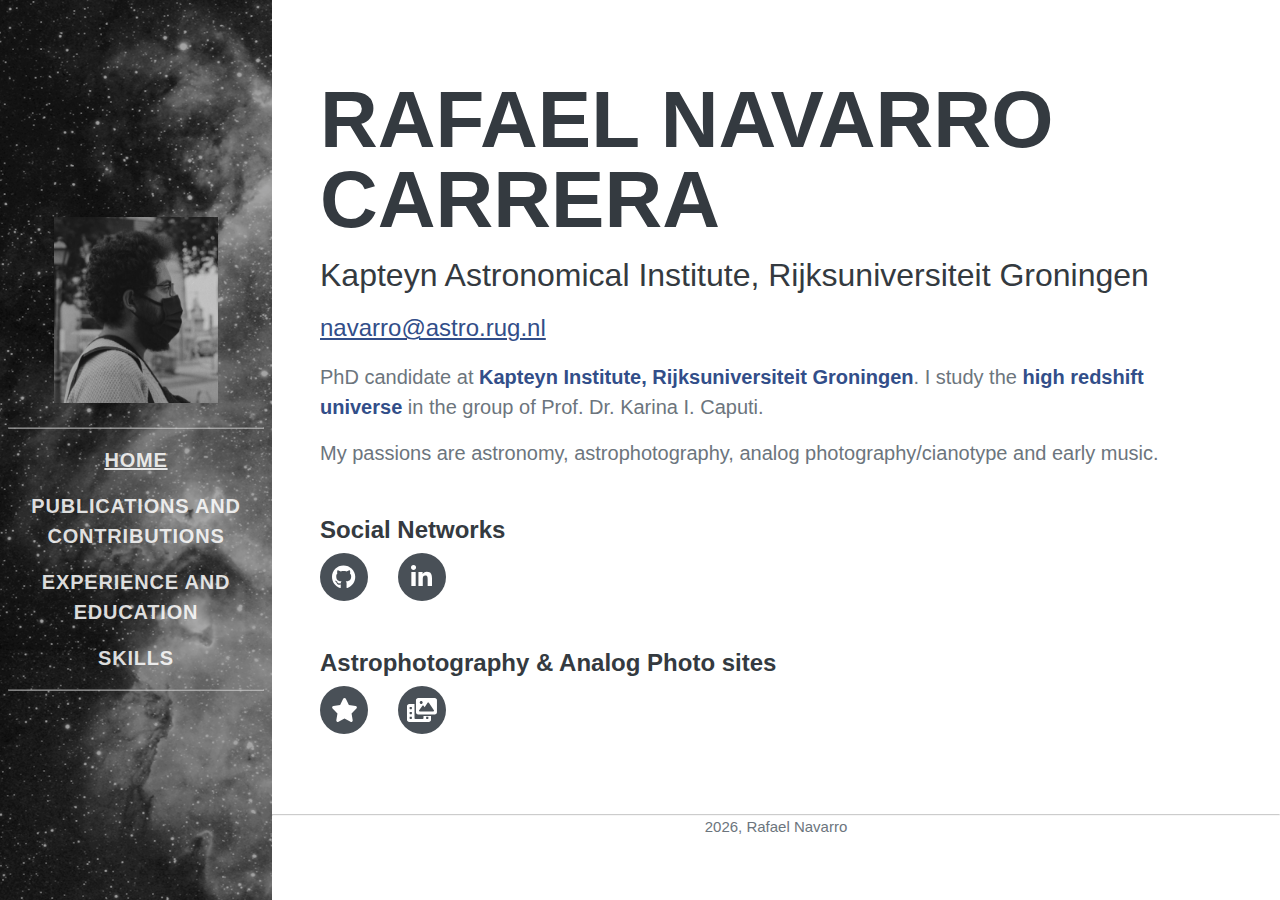
<file: index.html>
<!DOCTYPE html>
<html lang="en">
    <head>
        <meta charset="utf-8" />
        <meta name="viewport" content="width=device-width, initial-scale=1, shrink-to-fit=no" />
        <meta name="description" content="" />
        <meta name="author" content="" />
        <title>Rafael Navarro's Webpage</title>
        <link rel="icon" type="image/x-icon" href="assets/img/galaxia.png" />
        <!-- Font Awesome icons (free version)-->
        <script src="js/icons.js"></script>
        <!-- Core theme CSS (includes Bootstrap)-->
        <link href="css/styles.css" rel="stylesheet" />
    </head>




    <body id="page-top">
        <!-- Navigation-->
        <nav class="navbar navbar-expand-lg navbar-dark bg-primary fixed-top" id="sideNav">
            <a class="navbar-brand js-scroll-trigger">
                <span class="d-block d-lg-none subheading">R. Navarro's page</span>
                <span class="d-none d-lg-block"><!--<img class="img-fluid img-profile rounded-circle mx-auto mb-2" src="assets/img/profile.jpg" alt="..." /></span>-->
            </a>
            <button class="navbar-toggler" type="button" data-bs-toggle="collapse" data-bs-target="#navbarResponsive" aria-controls="navbarResponsive" aria-expanded="false" aria-label="Toggle navigation"><span class="navbar-toggler-icon"></span></button>
            <div class="collapse navbar-collapse" id="navbarResponsive">
                <ul class="navbar-nav">
                    <span class="d-none d-lg-block"><img class="img-fluid img-no_mobile img-profile mx-auto mb-3" src="assets/img/profile.jpg" alt="..." /></span>
                    <hr class="m-2" />
                    <li class="nav-item"><a class="nav-link js-scroll-trigger mb-0" href="index.html"><u>HOME</u></a></li>
                    <li class="nav-item"><a class="nav-link js-scroll-trigger mb-0" href="publications.html">Publications and Contributions</a></li>
                    <li class="nav-item"><a class="nav-link js-scroll-trigger mb-0" href="experience.html">Experience and EDUCATION</a></li>
                    <li class="nav-item"><a class="nav-link js-scroll-trigger mb-0" href="skills.html">Skills</a></li>
                    <hr class="m-2 img-no_mobile" />
                </ul>
            </div>
        </nav>



        <!-- Page Content-->
        <div class="container-fluid p-0">
            <!-- About-->
            <section class="resume-section" id="about">
                <div class="resume-section-content">
                    <img class="img-fluid img-mobile mx-0 mb-5" src="assets/img/profile.jpg" alt="..." />
                    <h1 class="mb-3">
                        RAFAEL NAVARRO CARRERA
                    </h1>
                    <div class="h3 mb-3">
                        Kapteyn Astronomical Institute, Rijksuniversiteit Groningen
                    </div>
                    <div class="lead mb-3">
                        <a href="mailto:navarro@astro.rug.nl">navarro@astro.rug.nl</a>
                    </div>
                    <p> PhD candidate at <highlight>Kapteyn Institute, Rijksuniversiteit Groningen</highlight>. I study the <highlight>high redshift universe</highlight> in the group of Prof. Dr. Karina I. Caputi. 
                    </p>
                    <p class="mb-5">
                    My passions are astronomy, astrophotography, analog photography/cianotype and early music.
                    </p>
                    <p class="lead mb-1">  </p>
                    <!-- Social networks-->
                    <h4 class="mb-2">
                        Social Networks
                    </h4>
                    <p class="lead mb-1">  </p>
                    <div class="social-icons">
                        <a class="social-icon" href="https://github.com/fameuxcorsaire"><i class="fab fa-github"></i></a>
                        <a class="social-icon" href="https://www.linkedin.com/in/rafael-navarro-carrera-5945bb152/"><i class="fab fa-linkedin-in"></i></a>
                    </div>
                    <p class="lead mb-5">  </p>
                    <!-- Personal websites-->
                    <h4 class="mb-2">
                        Astrophotography & Analog Photo sites
                    </h4>
                    <div class="social-icons">
                        <a class="social-icon" href="https://sites.google.com/view/liuxing/"><i class="fa-solid fa-star"></i></a>
                        <a class="social-icon" href="https://sites.google.com/view/rafaelnavarro/"><i class="fa-solid fa-photo-film"></i></a>
                    </div>
                </div>
            </section>
            <hr class="m-0" />
            <!-- Interests
            <section class="resume-section" id="interests">
                <div class="resume-section-content">
                    <h2 class="mb-5">Interests</h2>
                    <p>My <highlight>main interests</highlight> are observational astrophysics of <highlight>high redshift extragalactic sources: optical and IR photometry reduction, processing & analysis and galaxy formation and evolution from the epoch of reionization to the present day</highlight>.</p>
                    <p>Aside from academic research I am deeply involved into outreach and <highlight>amateur astronomy</highlight>, as former activity coordinator of Madrid's biggest amateur astronomy club: <a href = 'https://asaaf.org'>ASAAF</a> I have experience both organizing and participating in diverse outreach activities such as public observations, visits to schools, talks to the general public...</p>
                    <p class="mb-0">Outside astronomy, my two passions are music and photography. I really enjoy playing lute (specially music by Silvius Leopold Weiss). Recently I started diving into alternative analog photography techniques such as cianotype, liquid emulsion or wet plate photography.</p>
                </div>
            </section>   -->
            <!-- <hr class="mb-5" />         -->
            <section style="text-align:center" class="ma-5"> <section style="font-size:15px"><p><script>document.write(new Date().getFullYear())</script>, Rafael Navarro</p></section></section>
        </div>
        <!-- Bootstrap core JS-->
        <script src="js/bootstrap.js"></script>
        <!-- Core theme JS-->
        <script src="js/scripts.js"></script>
    </body>
</html>
</file>
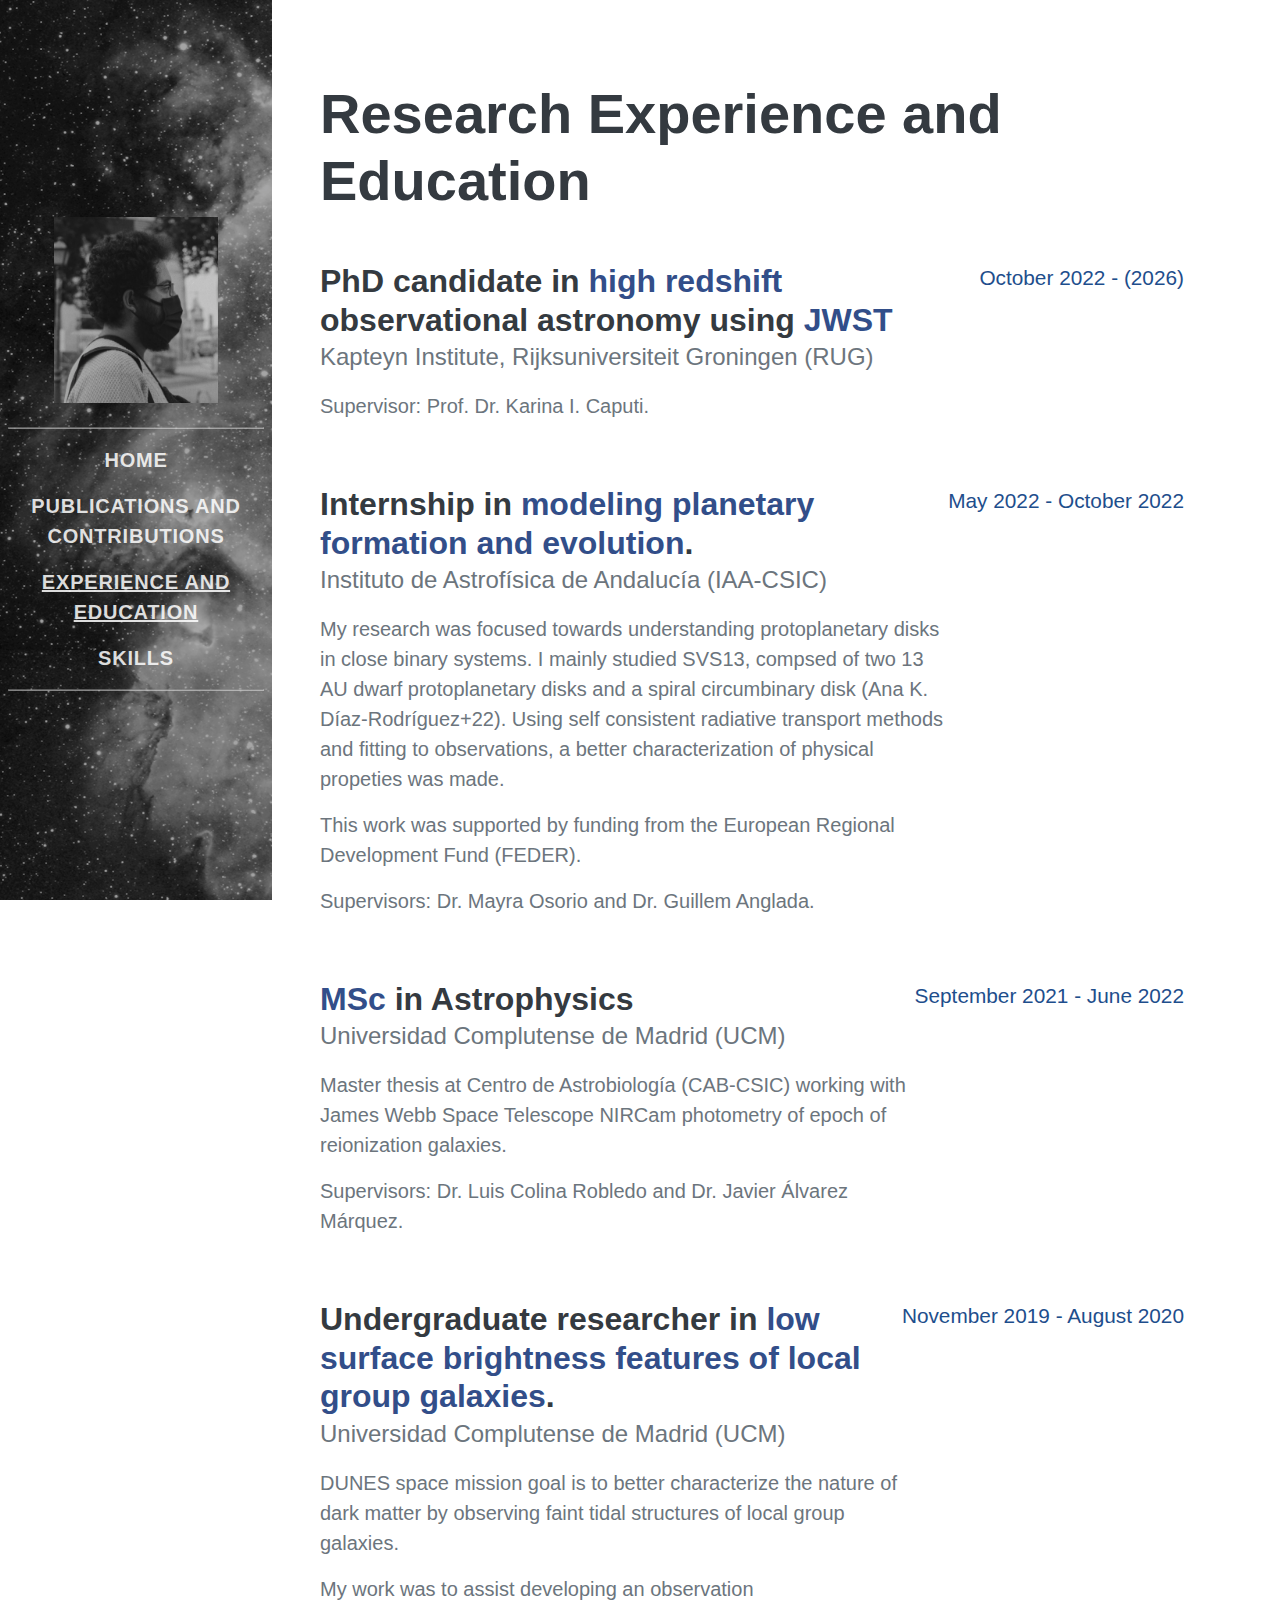
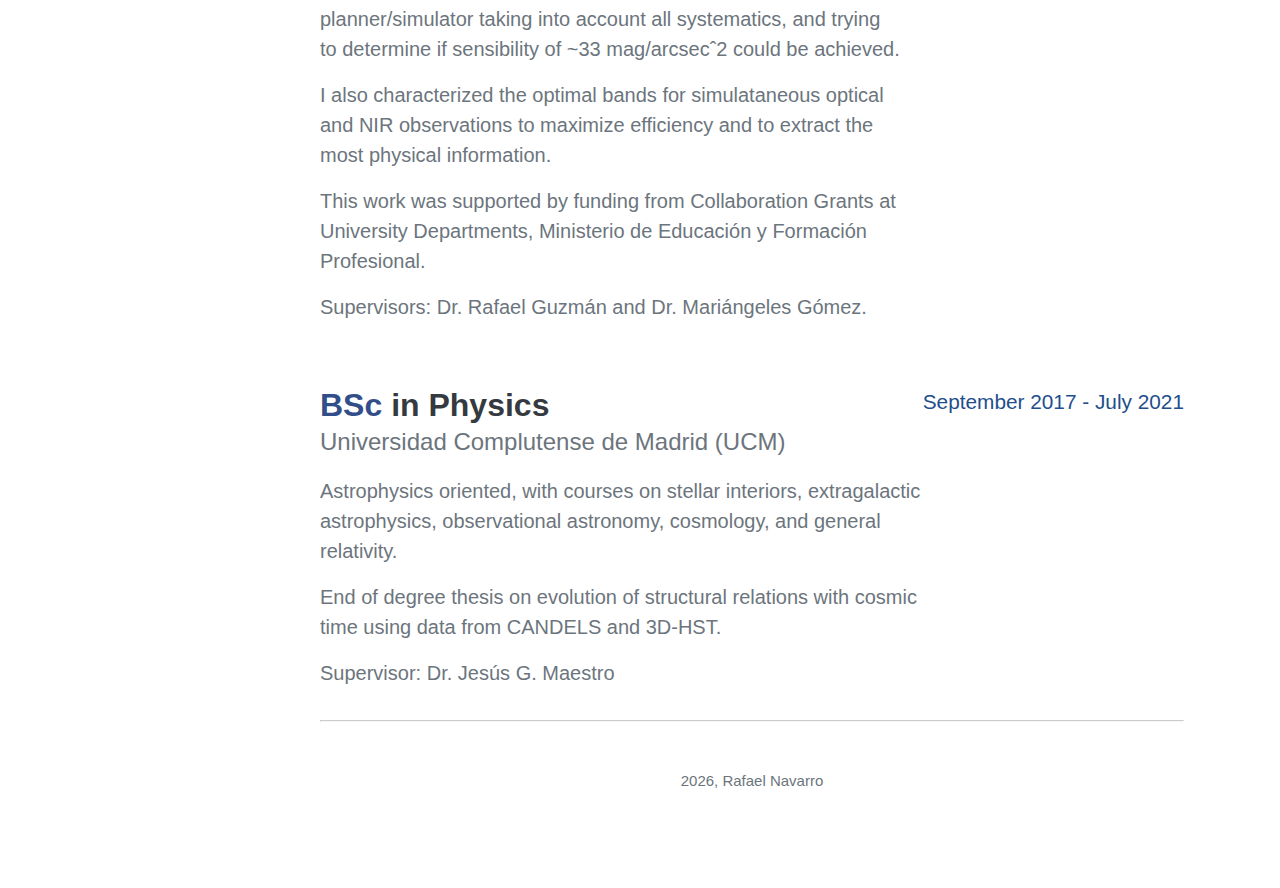
<file: experience.html>
<!DOCTYPE html>
<html lang="en">
    <head>
        <meta charset="utf-8" />
        <meta name="viewport" content="width=device-width, initial-scale=1, shrink-to-fit=no" />
        <meta name="description" content="" />
        <meta name="author" content="" />
        <title>Rafael Navarro's Webpage</title>
        <link rel="icon" type="image/x-icon" href="assets/img/galaxia.png" />
        <!-- Font Awesome icons (free version)-->
        <script src="js/icons.js"></script>
        <!-- Core theme CSS (includes Bootstrap)-->
        <link href="css/styles.css" rel="stylesheet" />
    </head>


    <body id="page-top">
        <!-- Navigation-->
        <nav class="navbar navbar-expand-lg navbar-dark bg-primary fixed-top" id="sideNav">
            <a class="navbar-brand js-scroll-trigger">
                <span class="d-block d-lg-none subheading">R. Navarro's page</span>
                <span class="d-none d-lg-block"><!--<img class="img-fluid img-profile rounded-circle mx-auto mb-2" src="assets/img/profile.jpg" alt="..." /></span>-->
            </a>
            <button class="navbar-toggler" type="button" data-bs-toggle="collapse" data-bs-target="#navbarResponsive" aria-controls="navbarResponsive" aria-expanded="false" aria-label="Toggle navigation"><span class="navbar-toggler-icon"></span></button>
            <div class="collapse navbar-collapse" id="navbarResponsive">
                <ul class="navbar-nav">
                    <span class="d-none d-lg-block"><img class="img-fluid img-no_mobile img-profile mx-auto mb-3" src="assets/img/profile.jpg" alt="..." /></span>
                    <hr class="m-2" />
                    <li class="nav-item"><a class="nav-link js-scroll-trigger mb-0" href="index.html">HOME</a></li>
                    <li class="nav-item"><a class="nav-link js-scroll-trigger mb-0" href="publications.html">Publications and Contributions</a></li>
                    <li class="nav-item"><a class="nav-link js-scroll-trigger mb-0" href="experience.html"><u>Experience and EDUCATION</u></a></li>
                    <li class="nav-item"><a class="nav-link js-scroll-trigger mb-0" href="skills.html">Skills</a></li>
                    <hr class="m-2 img-no_mobile" />
                </ul>
            </div>
        </nav>



        <!-- Page Content-->
        <div class="container-fluid p-0">
             <!-- Experience-->
            <section class="resume-section" id="experience">
                <div class="resume-section-content">
                    <h2 class="mb-5">Research Experience and Education</h2>
                    <div class="d-flex flex-column flex-md-row justify-content-between mb-5">
                        <div class="flex-grow-1">
                            <h3 class="mb-0">PhD candidate in <a>high redshift</a> observational astronomy using <a>JWST</a></h3>
                            <div class="subheading mb-3">Kapteyn Institute, Rijksuniversiteit Groningen (RUG)</div>
                            <p>Supervisor: Prof. Dr. Karina I. Caputi.</p>
                        </div>
                        <div class="flex-shrink-0"><span class="text-primary-small"> October 2022 - (2026)</span></div>
                    </div>
                    <div class="d-flex flex-column flex-md-row justify-content-between mb-5">
                        <div class="flex-grow-1">
                            <h3 class="mb-0">Internship in <highlight>modeling planetary formation and evolution</highlight>.</h3>
                            <div class="subheading mb-3">Instituto de Astrofísica de Andalucía (IAA-CSIC)</div>
                            <p>My research was focused towards understanding protoplanetary disks in close binary systems. I mainly studied SVS13, compsed of two 13 AU dwarf protoplanetary disks and a spiral circumbinary disk (Ana K. Díaz-Rodríguez+22). Using self consistent radiative transport methods and fitting to observations, a better characterization of physical propeties was made.</p>
                            <p>This work was supported by funding from the European Regional Development Fund (FEDER).</p>
                            <p>Supervisors: Dr. Mayra Osorio and Dr. Guillem Anglada.</p>
                        </div>
                        <div class="flex-shrink-0"><span class="text-primary-small">May 2022 - October 2022</span></div>
                    </div>

                    <div class="d-flex flex-column flex-md-row justify-content-between mb-5">
                        <div class="flex-grow-1">
                            <h3 class="mb-0"><highlight>MSc</highlight> in Astrophysics</h3>
                            <div class="subheading mb-3">Universidad Complutense de Madrid (UCM)</div>
                            <p>Master thesis at Centro de Astrobiología (CAB-CSIC) working with James Webb Space Telescope NIRCam photometry of epoch of reionization galaxies.</p>
                            <p>Supervisors: Dr. Luis Colina Robledo and Dr. Javier Álvarez Márquez.</p>
                        </div>
                        <div class="flex-shrink-0"><span class="text-primary-small">September 2021 - June 2022</span></div>
                    </div>


                    <div class="d-flex flex-column flex-md-row justify-content-between mb-5">
                        <div class="flex-grow-1">
                            <h3 class="mb-0">Undergraduate researcher in <highlight>low surface brightness features of local group galaxies</highlight>.</h3>
                            <div class="subheading mb-3">Universidad Complutense de Madrid (UCM)</div>
                            <p>DUNES space mission goal is to better characterize the nature of dark matter by observing faint tidal structures of local group galaxies.</p>
                            <p>My work was to assist developing an observation planner/simulator taking into account all systematics, and trying to determine if sensibility of ~33 mag/arcsecˆ2 could be achieved.</p>

                            <p>I also characterized the optimal bands for simulataneous optical and NIR observations to maximize efficiency and to extract the most physical information.</p>
                            <p>This work was supported by funding from Collaboration Grants at University Departments, Ministerio de Educación y Formación Profesional.</p>
                            <p>Supervisors: Dr. Rafael Guzmán and Dr. Mariángeles Gómez.</p>
                        </div>
                        <div class="flex-shrink-0"><span class="text-primary-small">November 2019 - August 2020</span></div>
                    </div>


                    <div class="d-flex flex-column flex-md-row justify-content-between">
                        <div class="flex-grow-1">
                            <h3 class="mb-0"><highlight>BSc</highlight> in Physics</h3>
                            <div class="subheading mb-3">Universidad Complutense de Madrid (UCM)</div>
                            <p>Astrophysics oriented, with courses on stellar interiors, extragalactic astrophysics, observational astronomy, cosmology, and general relativity. </p>
                            <p>End of degree thesis on evolution of structural relations with cosmic time using data from CANDELS and 3D-HST.</p>
                            <p>Supervisor: Dr. Jesús G. Maestro</p>
                        </div>
                        <div class="flex-shrink-0"><span class="text-primary-small">September 2017 - July 2021</span></div>
                    </div>
            <hr class="mb-5" />
            <section style="text-align:center" class="ma-5"> <section style="font-size:15px"><p><script>document.write(new Date().getFullYear())</script>, Rafael Navarro</p></section></section>
        </div>
        <!-- Bootstrap core JS-->
        <script src="js/bootstrap.js"></script>
        <!-- Core theme JS-->
        <script src="js/scripts.js"></script>
    </body>
</html>
</file>
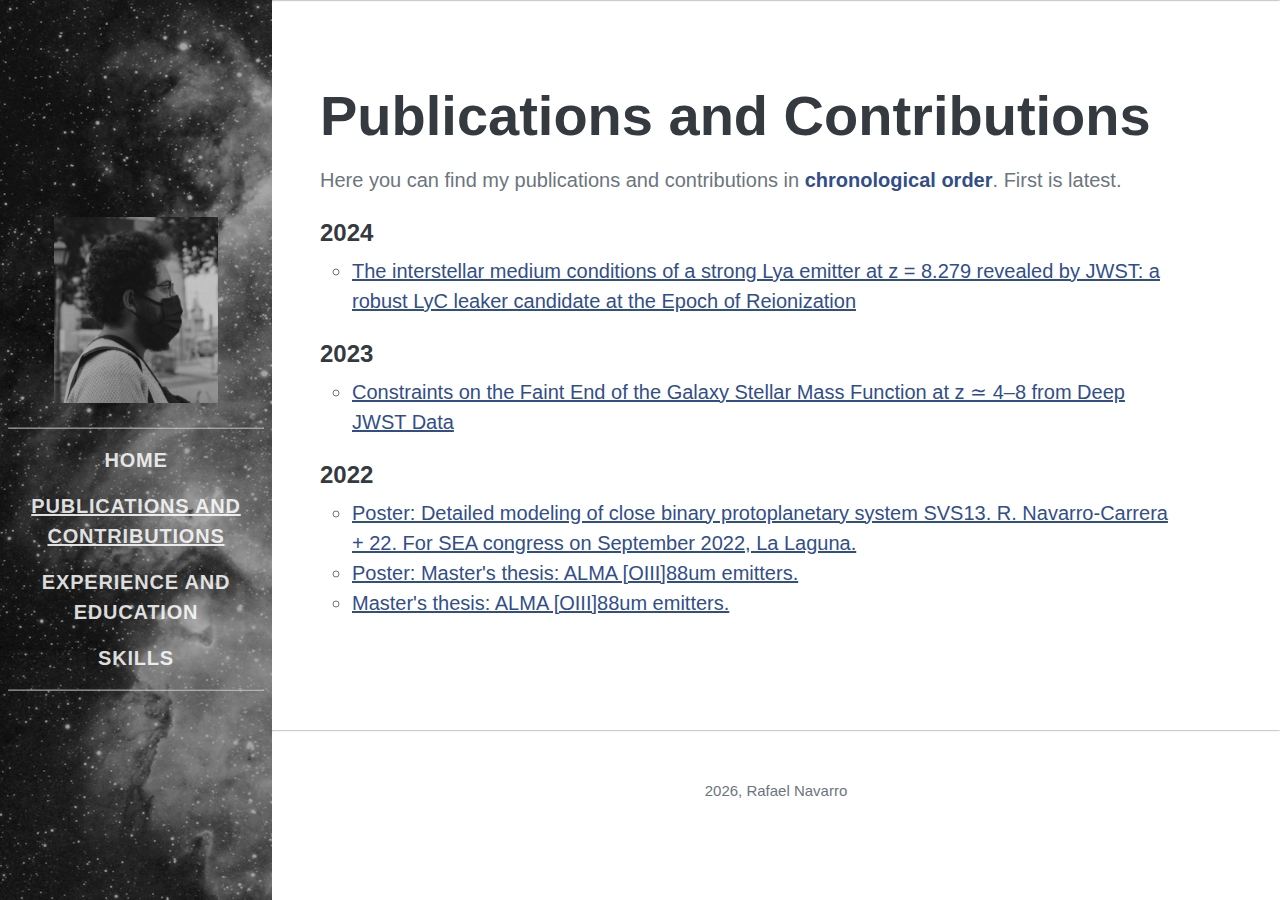
<file: publications.html>
<!DOCTYPE html>
<html lang="en">
    <head>
        <meta charset="utf-8" />
        <meta name="viewport" content="width=device-width, initial-scale=1, shrink-to-fit=no" />
        <meta name="description" content="" />
        <meta name="author" content="" />
        <title>Rafael Navarro's Webpage</title>
        <link rel="icon" type="image/x-icon" href="assets/img/galaxia.png" />
        <!-- Font Awesome icons (free version)-->
        <script src="js/icons.js"></script>
        <!-- Core theme CSS (includes Bootstrap)-->
        <link href="css/styles.css" rel="stylesheet" />
    </head>



    <body id="page-top">
        <!-- Navigation-->
        <nav class="navbar navbar-expand-lg navbar-dark bg-primary fixed-top" id="sideNav">
            <a class="navbar-brand js-scroll-trigger">
                <span class="d-block d-lg-none subheading">R. Navarro's page</span>
                <span class="d-none d-lg-block"><!--<img class="img-fluid img-profile rounded-circle mx-auto mb-2" src="assets/img/profile.jpg" alt="..." /></span>-->
            </a>
            <button class="navbar-toggler" type="button" data-bs-toggle="collapse" data-bs-target="#navbarResponsive" aria-controls="navbarResponsive" aria-expanded="false" aria-label="Toggle navigation"><span class="navbar-toggler-icon"></span></button>
            <div class="collapse navbar-collapse" id="navbarResponsive">
                <ul class="navbar-nav">
                    <span class="d-none d-lg-block"><img class="img-fluid img-no_mobile img-profile mx-auto mb-3" src="assets/img/profile.jpg" alt="..." /></span>
                    <hr class="m-2" />
                    <li class="nav-item"><a class="nav-link js-scroll-trigger mb-0" href="index.html">HOME</a></li>
                    <li class="nav-item"><a class="nav-link js-scroll-trigger mb-0" href="publications.html"><u>Publications and Contributions</u></a></li>
                    <li class="nav-item"><a class="nav-link js-scroll-trigger mb-0" href="experience.html">Experience and EDUCATION</a></li>
                    <li class="nav-item"><a class="nav-link js-scroll-trigger mb-0" href="skills.html">Skills</a></li>
                    <hr class="m-2 img-no_mobile" />
                </ul>
            </div>
        </nav>



        <!-- Page Content-->
        <div class="container-fluid p-0">
            <hr class="m-0" />
            <!-- News and Publications-->
            <section class="resume-section" id="publications">
                <div class="resume-section-content">
                    <h2 class="mb-0">Publications and Contributions</h2>
                    <p class="mb-3"></p>
                    <p class="mb-0">Here you can find my publications and contributions in <highlight>chronological order</highlight>. First is latest.</p>

                    <!-- 2024 -->
                    <p class="mb-4"></p>
                    <h4 class="mb-2">2024</h4>
                    <ol style="list-style:circle">
                        <li><a class="mb-5" href=https://arxiv.org/abs/2407.14201v1>The interstellar medium conditions of a strong Lya emitter at z = 8.279 revealed by JWST: a robust LyC leaker candidate at the Epoch of Reionization</a></li>
                      </ol>
                    
                    <!-- 2023 -->
                    <p class="mb-4"></p>
                    <h4 class="mb-2">2023</h4>
                    <ol style="list-style:circle">
                        <li><a class="mb-5" href=https://iopscience.iop.org/article/10.3847/1538-4357/ad0df6>Constraints on the Faint End of the Galaxy Stellar Mass Function at z ≃ 4–8 from Deep JWST Data</a></li>
                      </ol>

                    <!-- 2022 -->
                    <p class="mb-4"></p>
                    <h4 class="mb-2">2022</h4>
                    <ol style="list-style:circle">
                        <li><a class="mb-5" href=./assets/publications/poster_svs13.pdf>Poster: Detailed modeling of close binary protoplanetary system SVS13. R. Navarro-Carrera + 22. For SEA congress on September 2022, La Laguna.</a></li>
                        <li><a class="mb-5" href=./assets/publications/poster_tfm.pdf>Poster: Master's thesis: ALMA [OIII]88um emitters.</a></li>
                        <li><a class="mb-5" href=./assets/publications/memoria_tfm.pdf>Master's thesis: ALMA [OIII]88um emitters.</a></li>
                      </ol>
                </div>
            </section>

            <!-- footer -->
            <hr class="mb-5" />
            <section style="text-align:center" class="ma-5"> <section style="font-size:15px"><p"><script>document.write(new Date().getFullYear())</script>, Rafael Navarro</p></section></section>
        </div>
        <!-- Bootstrap core JS-->
        <script src="js/bootstrap.js"></script>
        <!-- Core theme JS-->
        <script src="js/scripts.js"></script>
    </body>
</html>
</file>
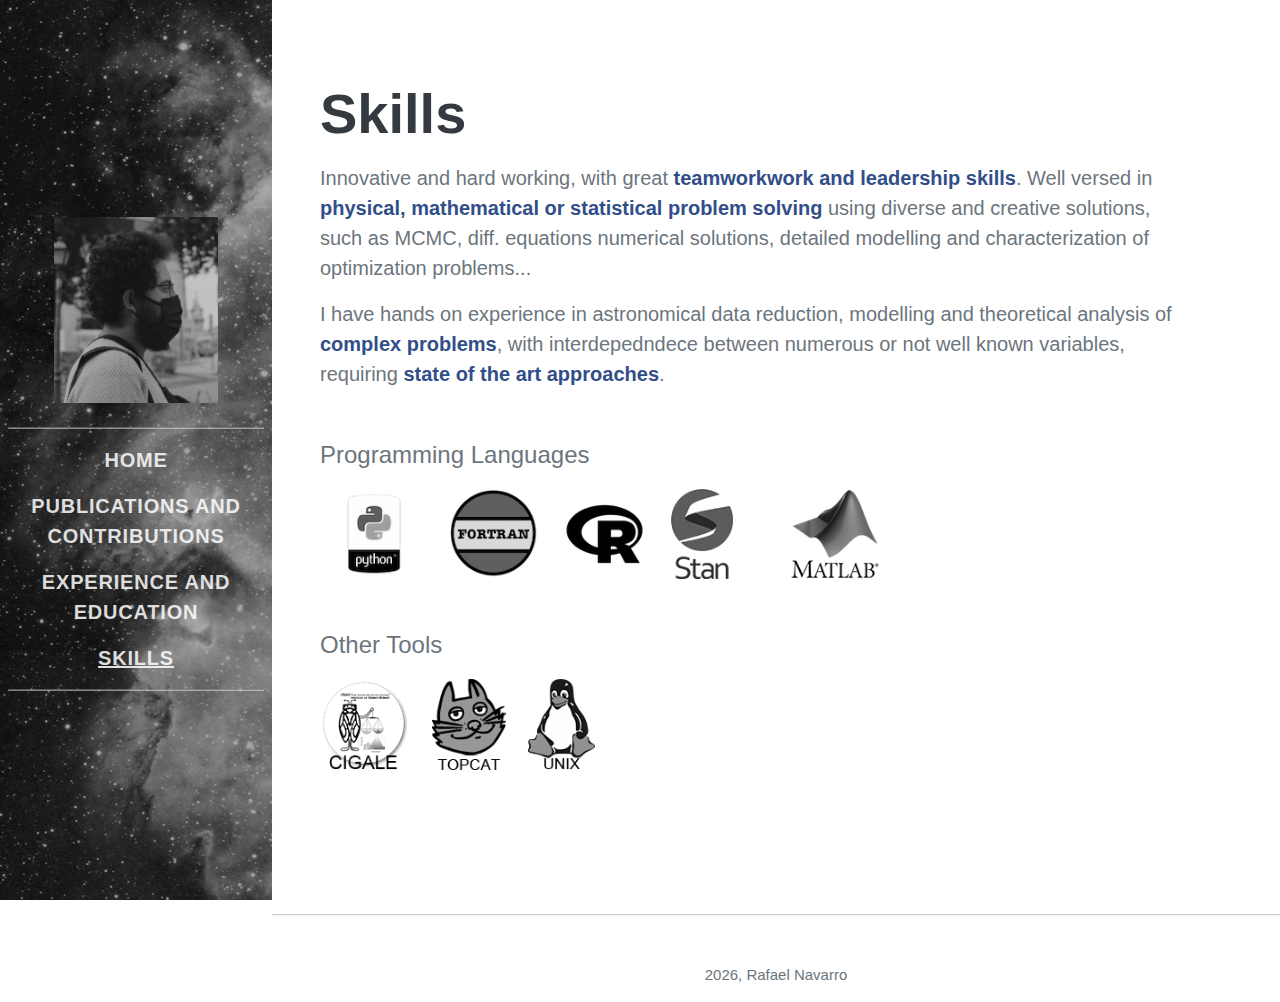
<file: skills.html>
<!DOCTYPE html>
<html lang="en">
    <head>
        <meta charset="utf-8" />
        <meta name="viewport" content="width=device-width, initial-scale=1, shrink-to-fit=no" />
        <meta name="description" content="" />
        <meta name="author" content="" />
        <title>Rafael Navarro's Webpage</title>
        <link rel="icon" type="image/x-icon" href="assets/img/galaxia.png" />
        <!-- Font Awesome icons (free version)-->
        <script src="js/icons.js"></script>
        <!-- Core theme CSS (includes Bootstrap)-->
        <link href="css/styles.css" rel="stylesheet" />
    </head>



    <body id="page-top">
        <!-- Navigation-->
        <nav class="navbar navbar-expand-lg navbar-dark bg-primary fixed-top" id="sideNav">
            <a class="navbar-brand js-scroll-trigger">
                <span class="d-block d-lg-none subheading">R. Navarro's page</span>
                <span class="d-none d-lg-block"><!--<img class="img-fluid img-profile rounded-circle mx-auto mb-2" src="assets/img/profile.jpg" alt="..." /></span>-->
            </a>
            <button class="navbar-toggler" type="button" data-bs-toggle="collapse" data-bs-target="#navbarResponsive" aria-controls="navbarResponsive" aria-expanded="false" aria-label="Toggle navigation"><span class="navbar-toggler-icon"></span></button>
            <div class="collapse navbar-collapse" id="navbarResponsive">
                <ul class="navbar-nav">
                    <span class="d-none d-lg-block"><img class="img-fluid img-no_mobile img-profile mx-auto mb-3" src="assets/img/profile.jpg" alt="..." /></span>
                    <hr class="m-2" />
                    <li class="nav-item"><a class="nav-link js-scroll-trigger mb-0" href="index.html">HOME</a></li>
                    <li class="nav-item"><a class="nav-link js-scroll-trigger mb-0" href="publications.html">Publications and Contributions</a></li>
                    <li class="nav-item"><a class="nav-link js-scroll-trigger mb-0" href="experience.html">Experience and EDUCATION</a></li>
                    <li class="nav-item"><a class="nav-link js-scroll-trigger mb-0" href="skills.html"><u>Skills</u></a></li>
                    <hr class="m-2 img-no_mobile" />
                </ul>
            </div>
        </nav>




        <!-- Page Content-->
        <div class="container-fluid p-0">
            <!-- Skills-->
            <section class="resume-section" id="skills">
                <div class="resume-section-content">
                    <h2 class="mb-3">Skills</h2>
                    <p>Innovative and hard working, with great <highlight>teamworkwork and leadership skills</highlight>. Well versed in <highlight>physical, mathematical or statistical problem solving</highlight> using diverse and creative solutions, such as MCMC, diff. equations numerical solutions, detailed modelling and characterization of optimization problems...</p>
                    <p>I have hands on experience in astronomical data reduction, modelling and theoretical analysis of <highlight>complex problems</highlight>, with interdepedndece between numerous or not well known variables, requiring <highlight>state of the art approaches</highlight>.</p>
                    <p class="mb-5"></p>
                    <div class="subheading mb-3">Programming Languages</div>
                    <ul class="list-inline dev-icons">
                        <li class="list-inline-item"><img class="basic_icon" src="assets/icons/python.png"></i></li>
                        <li class="list-inline-item"><img class="basic_icon" src="assets/icons/fortran.png"></i></li>
                        <li class="list-inline-item"><img class="basic_icon" src="assets/icons/r.png"></i></li>
                        <li class="list-inline-item"><img class="basic_icon" src="assets/icons/stan.png"></i></li>
                        <li class="list-inline-item"><img class="basic_icon" src="assets/icons/matlab.png"></i></li>
                    </ul>
                    <ul class="list-inline-mobile dev-icons">
                        <p><li class="list-inline-item"><img class="basic_icon" src="assets/icons/python.png"></i></li>
                        <li class="list-inline-item"><img class="basic_icon" src="assets/icons/fortran.png"></i></li></p>
                        <p><li class="list-inline-item mx-2"><img class="basic_icon" src="assets/icons/r.png"></i></li>
                        <li class="list-inline-item mx-4"><img class="basic_icon" src="assets/icons/stan.png"></i></li></p>
                        <p><li class="list-inline-item mx-4"><img class="basic_icon" src="assets/icons/matlab.png"></i></li></p>
                    </ul>
                    <div class="subheading mb-3">Other Tools</div>
                    <ul class="list-inline dev-icons">
                        <li class="list-inline-item"><img class="basic_icon" src="assets/icons/cigale_2.png"></i></li>
                        <li class="list-inline-item"><img class="basic_icon" src="assets/icons/topcat.png"></i></li>
                        <li class="list-inline-item"><img class="basic_icon" src="assets/icons/unix.png"></i></li>
                    </ul>
                    <ul class="list-inline-mobile dev-icons mb-0">
                        <li class="list-inline-item"><img class="basic_icon" src="assets/icons/cigale_2.png"></i></li>
                        <li class="list-inline-item"><img class="basic_icon" src="assets/icons/topcat.png"></i></li>
                        <li class="list-inline-item mb-0"><img class="basic_icon" src="assets/icons/unix.png"></i></li>
                    </ul>
                </div>
            </section>
            <hr class="mb-5" />
            <section style="text-align:center" class="ma-5"> <section style="font-size:15px"><p><script>document.write(new Date().getFullYear())</script>, Rafael Navarro</p></section></section>
        </div>
        <!-- Bootstrap core JS-->
        <script src="js/bootstrap.js"></script>
        <!-- Core theme JS-->
        <script src="js/scripts.js"></script>
    </body>
</html>
</file>
